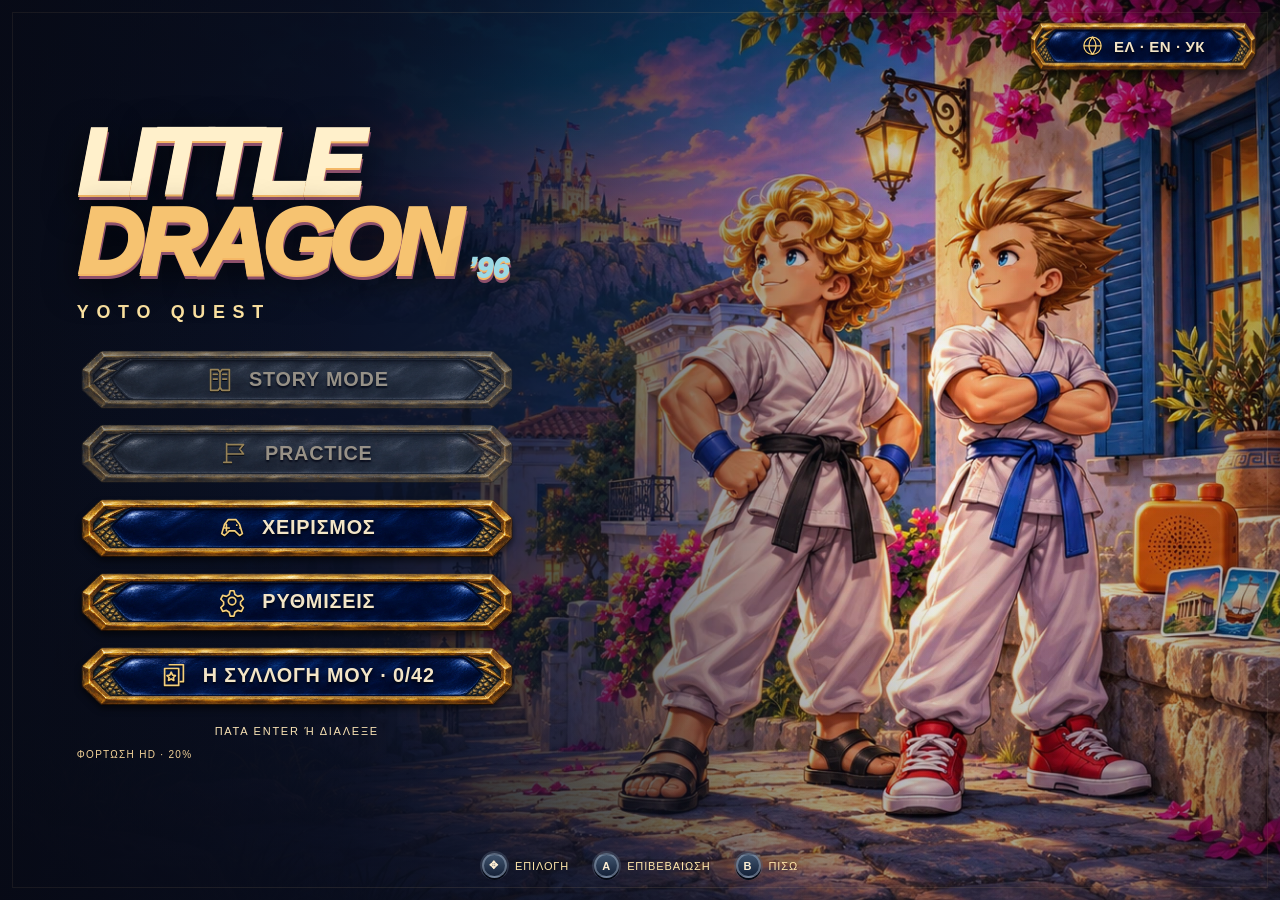
<file: index.html>
<!doctype html>
<html lang="el">
<head>
  <meta charset="utf-8">
  <meta name="viewport" content="width=device-width,initial-scale=1,maximum-scale=1,user-scalable=no,viewport-fit=cover">
  <title>Little Dragon ’96 · Yoto Quest — Arcade Living Story 2.21</title>
  <meta name="description" content="An illustrated arcade adventure for one or two players. Full controller support, HD environments and cinematic atmosphere.">
  <link rel="icon" type="image/png" sizes="32x32" href="assets/app-icon-32.png?v=2.21">
  <link rel="apple-touch-icon" sizes="180x180" href="assets/app-icon-180.png?v=2.21">
  <link rel="manifest" href="manifest.webmanifest?v=2.21">
  <meta name="theme-color" content="#101a2b">
  <meta name="apple-mobile-web-app-capable" content="yes">
  <meta name="mobile-web-app-capable" content="yes">
  <meta name="apple-mobile-web-app-title" content="Yoto Quest">
  <meta name="apple-mobile-web-app-status-bar-style" content="black-translucent">
  <link rel="stylesheet" href="game.css?v=2.21">
  <link rel="stylesheet" href="remaster.css?v=2.21">
  <link rel="stylesheet" href="character-select.css?v=2.21">
  <link rel="stylesheet" href="family-arcade.css?v=2.21">
  <link rel="stylesheet" href="arcade24.css?v=2.21">
  <link rel="stylesheet" href="play-modes.css?v=2.21">
<link rel="stylesheet" href="campaign.css?v=2.21">
<link rel="stylesheet" href="handheld.css?v=2.21">
<link rel="stylesheet" href="collection.css?v=2.21">
<link rel="stylesheet" href="collection-notices.css?v=2.21">
</head>
<body>
  <main id="game-shell">
    <div id="handheld-hardware" aria-hidden="true"><span class="handheld-brand">YOTO QUEST<small>DRAGON POCKET · 96</small></span><span class="handheld-bezel"></span><span class="handheld-deck-ring"></span><span class="handheld-power">POWER</span><span class="handheld-speaker"></span></div>
    <canvas id="game" width="1920" height="1080" aria-label="Little Dragon ’96 — πεδίο παιχνιδιού"></canvas>
    <button id="pause" class="utility" type="button" aria-label="Παύση" hidden>Ⅱ</button>
    <button id="enable-audio" type="button" hidden>ΕΝΕΡΓΟΠΟΙΗΣΗ ΗΧΟΥ</button>
    <div id="touch" hidden>
      <div class="direction">
        <button data-key="up" aria-label="Πάνω">▲</button>
        <button data-key="left" aria-label="Αριστερά">◀</button>
        <button data-key="down" aria-label="Κάτω">▼</button>
        <button data-key="right" aria-label="Δεξιά">▶</button>
      </div>
      <div class="actions">
        <button data-key="punch" aria-label="Γροθιά">👊</button>
        <button data-key="kick" aria-label="Κλωτσιά">🦶</button>
        <button data-key="block" aria-label="Άμυνα">🛡</button>
        <button data-key="jump" aria-label="Άλμα">↥</button>
        <button data-key="special" aria-label="Ενέργεια">✦</button>
        <button data-key="pickup" aria-label="Σήκωμα ή ρίψη αντικειμένου">↗</button>
        <button data-key="dodge" aria-label="Αποφυγή">↯</button>
      </div>
    </div>
    <section id="screen" aria-label="Μενού παιχνιδιού"><div id="panel"></div></section>
  </main>
  <script src="assets.js?v=2.21"></script>
<script src="world-assets.js?v=2.21"></script>
<script src="collection-meta.js?v=2.21"></script>
<script src="sprite-camera.js?v=2.21"></script>
<script src="game.js?v=2.21"></script>
<script src="remaster.js?v=2.21"></script>
<script src="touch-controls.js?v=2.21"></script>
<script src="difficulty.js?v=2.21"></script>
<script src="expansion-meta.js?v=2.21"></script>
<script src="expansion.js?v=2.21"></script>
<script src="character-select.js?v=2.21"></script>
<script src="game-surface.js?v=2.21"></script>
<script src="motion-meta.js?v=2.21"></script>
<script src="arcade-motion.js?v=2.21"></script>
<script src="town-meta.js?v=2.21"></script>
<script src="living-world.js?v=2.21"></script>
<script src="family-arcade.js?v=2.21"></script>
<script src="arcade24.js?v=2.21"></script>
<script src="director-meta.js?v=2.21"></script>
<script src="scene-layout.js?v=2.21"></script>
<script src="encounter-director.js?v=2.21"></script>
<script src="carry-meta.js?v=2.21"></script>
<script src="carry-motion.js?v=2.21"></script>
<script src="play-modes.js?v=2.21"></script>
<script src="campaign-data.js?v=2.21"></script>
<script src="campaign-meta.js?v=2.21"></script>
<script src="campaign-config.js?v=2.21"></script>
<script src="campaign-loader.js?v=2.21"></script>
<script src="campaign-flow.js?v=2.21"></script>
<script src="campaign-views.js?v=2.21"></script>
<script src="brawler-combat.js?v=2.21"></script>
<script src="campaign-scenes.js?v=2.21"></script>
<script src="brawler-air.js?v=2.21"></script>
<script src="brawler-shops.js?v=2.21"></script>
<script src="brawler-balance.js?v=2.21"></script>
<script src="brawler-grips.js?v=2.21"></script>
<script src="carry-settle.js?v=2.21"></script>
<script src="carry-actions.js?v=2.21"></script>
<script src="arcade-callouts.js?v=2.21"></script>
<script src="audio-continuity.js?v=2.21"></script>
<script src="boss-waves.js?v=2.21"></script>
<script src="dynamic-weather.js?v=2.21"></script>
<script src="regional-weather.js?v=2.21"></script>
<script src="arcade-destruction.js?v=2.21"></script>
<script src="arcade-bomber.js?v=2.21"></script>
<script src="environment-audio.js?v=2.21"></script>
<script src="enemy-reactions.js?v=2.21"></script>
<script src="collection-catalog.js?v=2.21"></script>
<script src="collection.js?v=2.21"></script>
<script src="collection-notices.js?v=2.21"></script>
<script src="surprise-events.js?v=2.21"></script>
<script src="locales.js?v=2.21"></script>
<script src="campaign-locales.js?v=2.21"></script>
<script src="localization.js?v=2.21"></script>
</body></html>
</file>
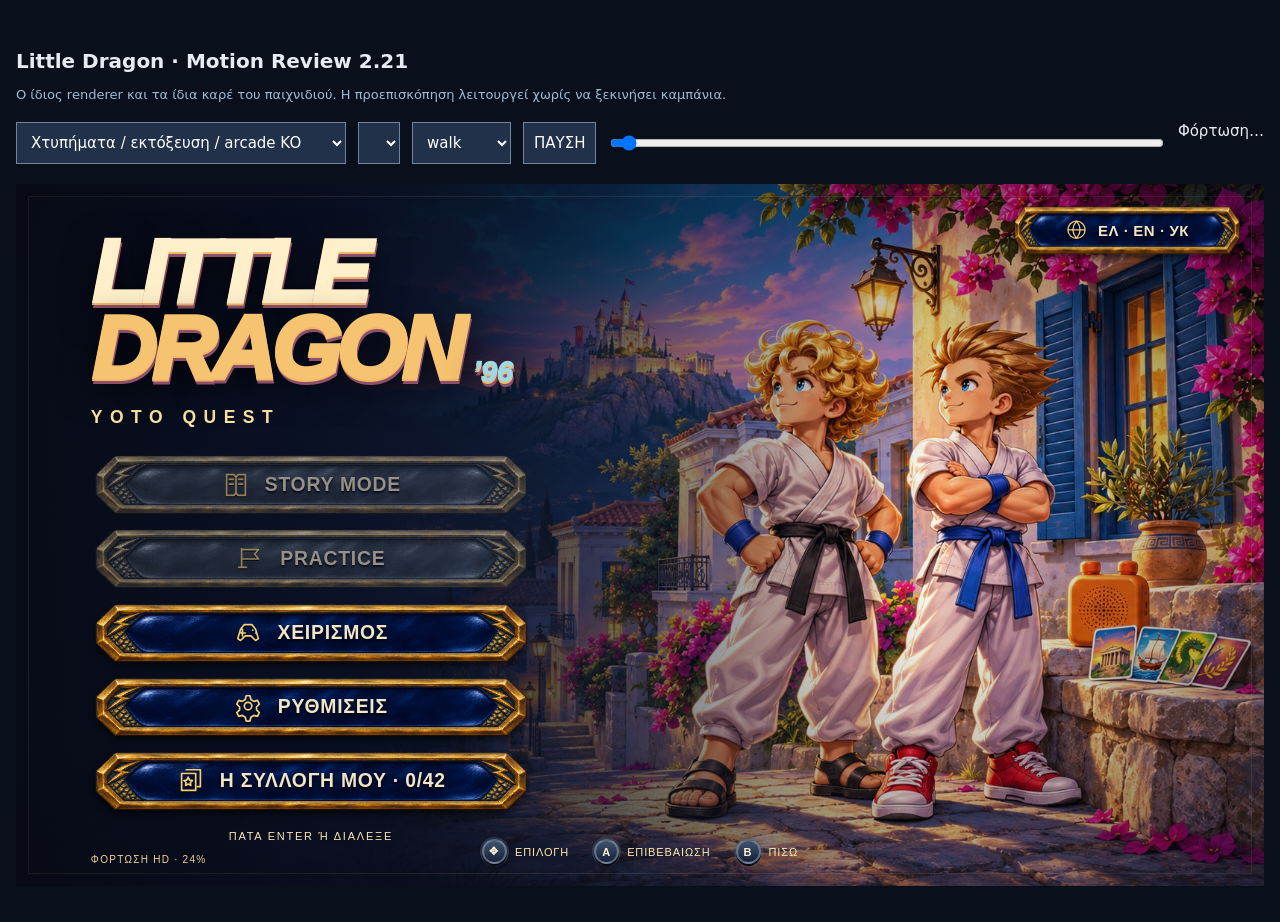
<file: motion-review.html>
<!doctype html><html lang="el"><meta charset="utf-8"><meta name="viewport" content="width=device-width,initial-scale=1"><title>Little Dragon · Motion Review 2.21</title><style>body{margin:0;background:#09101b;color:#e7ecf4;font:15px system-ui}main{max-width:1280px;margin:20px auto;padding:16px}h1{font-size:20px}nav{display:flex;gap:12px;flex-wrap:wrap;margin:20px 0}select,button,input{font:inherit;padding:10px;background:#203149;color:#fff;border:1px solid #71869e}iframe{display:block;width:100%;aspect-ratio:16/9;border:0;background:#111}input{flex:1;min-width:160px}p{color:#a3bad2;font-size:13px}</style><main><h1>Little Dragon · Motion Review 2.21</h1><p>Ο ίδιος renderer και τα ίδια καρέ του παιχνιδιού. Η προεπισκόπηση λειτουργεί χωρίς να ξεκινήσει καμπάνια.</p><nav><select id="kind" aria-label="Κατηγορία"><option value="reactions">Χτυπήματα / εκτόξευση / arcade KO</option><option value="destruction">Σπασίματα / εκρήξεις / βόμβες</option><option value="regions">Εξέλιξη καιρού στις πέντε πίστες</option><option value="weather">Φωτισμός ημέρας / νύχτας και ομίχλη</option><option value="ending">Έξι επίλογοι πιστών</option><option value="story">Cutscenes</option><option value="hero">Ήρωες: τρέξιμο / special</option><option value="clubactions">Ρόπαλο: χτύπημα / άλμα / προσγείωση</option><option value="loadactions">Φορτίο: ρίψη / άλμα / προσγείωση</option><option value="carryclub">Ρόπαλο: ξεκίνημα / σταμάτημα</option><option value="carryload">Φορτίο: ξεκίνημα / σταμάτημα</option><option value="club">Περπάτημα με ρόπαλο</option><option value="load">Μεταφορά αντικειμένου</option><option value="airclub">Εναέρια επίθεση με ρόπαλο</option><option value="airthrow">Εναέρια ρίψη αντικειμένου</option><option value="air">Εναέρια κλωτσιά</option><option value="crowd">Νέοι NPC</option><option value="powerup">Power-ups</option><option value="impact">Εφέ πρόσκρουσης</option><option value="foe">Εχθροί</option><option value="floor">Δάπεδα</option><option value="encounter">Νέες είσοδοι εχθρών</option><option value="layout">Χωροθέτηση αντικειμένων</option><option value="town">Ζωντανοί κόσμοι</option><option value="door">Πόρτες</option><option value="vendor">Πωλητές</option><option value="civilian">Περαστικοί</option></select><select id="asset" aria-label="Asset"></select><select id="act" aria-label="Κίνηση"><option>walk</option><option>idle</option><option>tell</option><option>attack</option><option>recover</option><option>hit</option><option>fall</option></select><button id="play">ΠΑΥΣΗ</button><input id="time" type="range" min="0" max="6" step="0.01" value="0" aria-label="Χρόνος"><output id="status">Φόρτωση…</output></nav><iframe id="preview" title="Production motion preview" src="index.html?review=2.21"></iframe></main><script src="motion-review.js?v=2.21"></script></html>
</file>
<file: game.css>
:root {
  color-scheme: dark;
  font-family: 'Trebuchet MS', Verdana, sans-serif;
  color: #fff3e0;
  background: #080713;
  --gold: #ffcf7c;
  --edge: #5e4960;
}
* { box-sizing: border-box; }
body { margin: 0; }
[hidden] { display: none !important; }
#game-shell { position: fixed; inset: 0; display: grid; place-items: center; }
#game {
  width: min(100vw, 177.7778dvh);
  height: min(100dvh, 56.25vw);
  image-rendering: pixelated;
  background: #151329;
  box-shadow: 0 0 65px #000;
}
#screen {
  position: absolute;
  inset: 0;
  display: grid;
  align-items: safe center;
  justify-items: center;
  overflow: auto;
  padding: clamp(12px, 2vw, 32px);
  background: radial-gradient(ellipse at 50% 60%, #22153955, #090715e8);
}
#screen[data-page="home"] {
  background: linear-gradient(90deg, #100b1ce8, #100b1c30 64%, #0c081944), var(--scene) center / cover;
  justify-items: start;
}
#panel {
  width: min(100%, 960px);
  text-align: center;
}
#screen[data-page="home"] #panel {
  width: min(620px, 100%);
  padding: clamp(18px, 5vw, 80px);
  padding-right: 14px;
  text-align: left;
}
#screen[data-page="home"] .menu-links { justify-content: flex-start; }
h1, h2, p { margin: 0; }
h1, h2 { line-height: .96; }
.logo {
  font-size: clamp(46px, 8vw, 128px);
  font-style: italic;
  font-weight: 1000;
  letter-spacing: -.065em;
  color: var(--gold);
  text-shadow: 0 3px #ff8956, 4px 7px #a03f55, 7px 10px #22142c, 0 8px 22px #100714;
}
.subtitle {
  margin: 17px 0 26px;
  font-size: clamp(17px, 3vw, 35px);
  font-weight: 900;
  letter-spacing: .30em;
  color: #ffeede;
  text-shadow: 2px 4px #21182b;
}
.menu-links { display: flex; flex-wrap: wrap; justify-content: center; gap: 8px; }
button {
  font-family: inherit;
  font-weight: 800;
  font-size: 13px;
  line-height: 1.2;
  letter-spacing: .045em;
  cursor: pointer;
  padding: 11px 17px;
  color: #fff3e0;
  border: 1px solid #8b7696;
  border-radius: 3px;
  background: #251f37e8;
  box-shadow: 0 3px #0d0c19;
}
button.primary { border-color: #ffe0a0; color: #231326; background: #ffc977; box-shadow: 0 3px #a64d4b; }
button:hover { filter: brightness(1.18); }
button:focus-visible { outline: 2px solid #a4efed; outline-offset: 3px; }
.menu-main { display: grid; gap: 10px; margin: 0 0 15px; width: min(245px, 100%); }
.menu-main button { padding: 16px 18px; font-size: 16px; text-align: left; }
.frame {
  background: #1a1528f4;
  border: 1px solid var(--edge);
  border-top: 3px solid var(--gold);
  box-shadow: 0 15px 60px #000b;
  overflow: hidden;
}
.comic {
  display: grid;
  grid-template-rows: auto auto;
  width: min(100%, 960px, 139dvh);
  margin: auto;
  text-align: left;
}
.comic-art { position: relative; overflow: hidden; isolation: isolate; background: #171325; }
.comic img {
  display: block;
  width: 100%;
  height: min(56dvh, 520px);
  object-fit: cover;
  object-position: var(--scene-x, 50%) var(--scene-y, 46%);
  transform-origin: var(--scene-x, 50%) var(--scene-y, 46%);
}
.comic-light, .comic-motes, .comic-wipe { display: none; }
.comic-copy { padding: 14px clamp(14px, 3vw, 30px) 18px; }
.comic-copy h2 { margin: 5px 0 8px; font-size: clamp(17px, 3.7vw, 32px); color: var(--gold); }
.comic-copy p { font-size: clamp(13px, 2.6vw, 17px); line-height: 1.35; }
.comic-nav { margin-top: 12px; display: flex; align-items: center; justify-content: space-between; gap: 12px; }
.muted { color: #d4bdd3; font-size: 12px; }
.card { width: min(560px, 100%); margin: auto; padding: clamp(18px, 5vw, 44px); }
.card h2 { color: var(--gold); margin: 8px 0 14px; font-size: clamp(21px, 5vw, 40px); }
.card .menu-links { margin-top: 21px; }
.card p { line-height: 1.5; }
.hero-select { color: #b4eef9; }
.controls { width: 100%; text-align: center; border-collapse: collapse; margin-top: 12px; font-size: 13px; }
.controls th, .controls td { padding: 5px; border-bottom: 1px solid #433447; }
.controls th:first-child { text-align: left; }
.utility { position: absolute; z-index: 1; right: 10px; bottom: 10px; padding: 6px 10px; background: #110e1cc9; }
#enable-audio { position: absolute; z-index: 3; top: 9px; right: 9px; font-size: 11px; padding: 7px 10px; }
@media (prefers-reduced-motion: no-preference) {
  .cinematic { --glow: #ffad54; --mote: #ffe0a2; --pan: 1.095; --drift: -9px; --light: 69% 60%; }
  .cinematic[data-scene="moon"] { --glow: #8f9cff; --mote: #c0d1ff; --pan: 1.07; --drift: 15px; --light: 29% 11%; }
  .cinematic[data-scene="clue"] { --glow: #ffd398; --mote: #fff0c1; --pan: 1.14; --drift: -11px; --light: 55% 77%; }
  .cinematic[data-scene="petals"] { --glow: #ff929c; --mote: #ffa6bc; --pan: 1.075; --drift: 18px; --light: 32% 20%; }
  .cinematic[data-scene="gold"] { --glow: #ffd259; --mote: #ffe595; --pan: 1.085; --drift: -8px; --light: 50% 68%; }
  .cinematic img { animation: scene-push 9s cubic-bezier(.2,.65,.3,1) both; }
  .cinematic .comic-light, .cinematic .comic-motes, .cinematic .comic-wipe {
    display: block;
    position: absolute;
    inset: 0;
    pointer-events: none;
  }
  .cinematic .comic-light {
    background: radial-gradient(ellipse at var(--light), var(--glow), transparent 59%),
      linear-gradient(150deg, transparent 40%, var(--glow));
    mix-blend-mode: screen;
    animation: scene-light 7s 2 alternate both;
  }
  .cinematic .comic-motes i {
    position: absolute;
    top: var(--y);
    left: var(--x);
    width: var(--s);
    height: var(--s);
    background: var(--mote);
    box-shadow: 0 0 8px currentColor;
    opacity: 0;
    animation: scene-mote var(--duration) var(--delay) ease-in-out 3;
  }
  .cinematic[data-scene="petals"] .comic-motes i { border-radius: 65% 10% 65% 30%; }
  .cinematic[data-scene="gold"] .comic-motes i:nth-child(3n) { transform-origin: center; clip-path: polygon(50% 0, 63% 37%, 100% 50%, 63% 63%, 50% 100%, 37% 63%, 0 50%, 37% 37%); }
  .cinematic .comic-wipe {
    background: linear-gradient(132deg, #161023 60%, #271b40 75%, transparent 90%);
    transform-origin: top left;
    animation: scene-open 550ms cubic-bezier(.12,.65,.35,1) both;
  }
  .cinematic .comic-copy { animation: scene-caption 480ms 130ms ease-out backwards; }
  @keyframes scene-push {
    from { transform: scale(1.018); }
    to { transform: translateX(var(--drift)) scale(var(--pan)); }
  }
  @keyframes scene-light { from { opacity: .075; } to { opacity: .19; } }
  @keyframes scene-open { from { transform: translateX(0); } to { transform: translateX(110%); } }
  @keyframes scene-caption { from { opacity: 0; transform: translateY(7px); } to { opacity: 1; transform: translateY(0); } }
  @keyframes scene-mote {
    0% { opacity: 0; transform: translate(0, 9px) rotate(0); }
    45% { opacity: .69; }
    100% { opacity: 0; transform: translate(calc(var(--drift) * 3), -55px) rotate(130deg); }
  }
}
#touch { position: absolute; inset: auto 8px 7px; justify-content: space-between; align-items: end; display: none; pointer-events: none; }
#touch button { pointer-events: auto; padding: 0; min-width: 32px; min-height: 34px; touch-action: none; }
#touch .direction { display: grid; grid-template: auto auto / repeat(3, 1fr); gap: 2px; }
#touch .direction button:first-child { grid-column: 2; }
#touch .direction button:nth-child(2) { grid-area: 2 / 1; }
@media (pointer: coarse) {
  #touch { display: flex; }
  .utility { bottom: 82px; }
}
@media (max-width: 650px) {
  #screen[data-page="home"] { background-position: 45% center; }
  .comic img { height: min(46dvh, 60vw); }
}
</file>
<file: remaster.css>
/* Console presentation: theatrical screens, deliberate focus, no website card grid. */
:root{--gold:#f9d08c;--mint:#a3ece6;--safe-top:env(safe-area-inset-top,0px);--safe-bottom:env(safe-area-inset-bottom,0px);font-family:'Trebuchet MS',Verdana,sans-serif}
html,body{width:100%;height:100%;overflow:hidden;overscroll-behavior:none;touch-action:manipulation}
#game{image-rendering:auto;box-shadow:none}
#game-shell{background:#070a16}
#screen{isolation:isolate;padding:clamp(20px,4vw,65px);padding-bottom:calc(66px + var(--safe-bottom));overflow:hidden;background:radial-gradient(ellipse at 76% 30%,#483d5a88,transparent 65%),linear-gradient(105deg,#080d1cf5,#141b30e8)}
#screen::before{content:'';position:absolute;inset:12px;pointer-events:none;z-index:-1;border:1px solid #f4d39927;clip-path:polygon(0 0,100% 0,100% 100%,0 100%)}
#screen::after{content:'';position:absolute;inset:0;z-index:-1;pointer-events:none;background:radial-gradient(ellipse at center,transparent 35%,#07081390)}
#panel{max-height:100%;overflow-y:auto;overscroll-behavior:contain;scrollbar-width:thin;scrollbar-color:#8f7b6260 transparent;width:min(1100px,100%);text-align:left;padding:5px 8px}
#screen[data-page="home"]{background:linear-gradient(90deg,#080d1afc 0%,#0a1024ed 27%,#0d1326a0 48%,#16162b08 73%),var(--scene) 67% center/cover;align-items:center}
#screen[data-page="home"] #panel{padding:0 0 0 clamp(5px,3vw,50px);width:min(640px,57%);overflow:visible}
.edition-mark,.eyebrow{display:block;color:#bfc2d2;font-size:11px;font-weight:800;letter-spacing:.24em;margin-bottom:20px}
.logo{position:relative;font-size:clamp(43px,6.2vw,92px);line-height:.85;letter-spacing:-.055em;text-shadow:0 2px #f4b766,1px 5px #8d506b,0 10px 35px #000b;font-style:italic;color:#fff0cb}
.logo span{color:#f6c371}.logo em{font-size:.32em;letter-spacing:0;position:absolute;bottom:2px;margin-left:12px;color:#9cd9e5}
.subtitle{font-size:clamp(13px,1.4vw,20px);margin:22px 0 28px;letter-spacing:.43em;font-weight:800;color:#d8dbdf;text-shadow:none}
button{font:inherit;letter-spacing:inherit;border:0;border-radius:0;background:transparent;color:inherit;box-shadow:none;transition:color .12s,background .12s,transform .12s;touch-action:manipulation}
button.primary{background:transparent;color:var(--gold);border:0;box-shadow:none}
button:hover{filter:none;color:var(--gold)}
button:focus,button:focus-visible{outline:2px solid #f5d594;outline-offset:3px;background:#ffd38a17;color:#fff1cc}
.console-menu{display:grid;gap:3px;width:min(370px,100%)}
.console-menu button{position:relative;display:flex;align-items:center;gap:17px;min-height:61px;padding:9px 16px;text-align:left;border-left:2px solid transparent;outline:none}
.console-menu button b{display:block;font-size:clamp(16px,1.6vw,21px);letter-spacing:.04em}
.console-menu button small{display:block;color:#a4adc1;font-size:12px;margin-top:4px;font-weight:500}
.console-menu button .menu-arrow{font-size:9px;opacity:0;transform:translateX(-8px);color:var(--gold);transition:.15s}
.console-menu button:focus,.console-menu button:hover{border-left-color:var(--gold);background:linear-gradient(90deg,#edc88525,transparent);transform:translateX(5px)}
.console-menu button:focus .menu-arrow,.console-menu button:hover .menu-arrow{opacity:1;transform:none}
.title-note{display:block;margin-top:23px;font-size:10px;letter-spacing:.16em;color:#9ca5bc}
#hd-loading{display:block;margin-top:12px;font-size:10px;color:#f3d399;letter-spacing:.13em}button:disabled{opacity:.4;cursor:wait}
.console-hints{position:absolute;display:flex;align-items:center;gap:25px;bottom:calc(22px + var(--safe-bottom));left:clamp(30px,6vw,100px);right:25px;font-size:10px;letter-spacing:.08em;color:#bdc5d8;pointer-events:none}
.console-hints span{display:flex;align-items:center;gap:8px}.console-hints i{font-style:normal;display:inline-grid;place-items:center;border:1px solid #b1bed16e;border-radius:50%;min-width:22px;height:22px;padding:0 5px;color:#fff0d4;font-weight:800}
.console-settings,.console-guide{width:min(850px,100%);margin:auto}.console-settings header{display:flex;justify-content:space-between;align-items:baseline;gap:20px;border-bottom:1px solid #e6c79035;padding-bottom:16px}.console-settings header .eyebrow{margin:0;font-size:10px}.console-settings h2,.console-guide h2{font-size:clamp(24px,3.5vw,43px);font-weight:800;letter-spacing:.03em;color:#fff0cc}
.settings-tabs{display:flex;margin:20px 0 18px;border-bottom:1px solid #aeb8d025;gap:20px}.settings-tabs button{padding:10px 5px 14px;font-size:12px;letter-spacing:.10em;font-weight:800;border-bottom:2px solid transparent;color:#9fa9be}.settings-tabs button.active{color:var(--gold);border-bottom-color:var(--gold)}
.setting-list{display:grid;gap:4px}.setting-row{display:flex;align-items:center;justify-content:space-between;gap:20px;width:100%;min-height:61px;padding:11px 15px;border-bottom:1px solid #8f9bb91b;text-align:left}.setting-row b{font-size:13px;letter-spacing:.04em}.setting-row small{display:block;color:#a2aec5;font-size:11px;margin-top:4px}.setting-row strong{white-space:nowrap;color:var(--gold);font-size:13px}.setting-row i{font-style:normal;color:#94a2b9;padding:0 10px}
.setting-row:focus{outline-offset:-2px}.back-command{margin-top:20px;font-size:12px;letter-spacing:.09em;min-height:44px;padding:10px 15px;color:var(--gold)}
#pad-status{font-size:11px;color:#9dafc0;margin-top:15px;min-height:16px}
.frame{background:transparent;border:0;box-shadow:none;overflow:visible}.card{width:min(660px,100%);padding:30px 15px;text-align:center}.card h2{font-size:clamp(34px,5vw,60px);color:#ffe7ac;letter-spacing:.02em;margin:14px 0 23px}.card p{color:#b5c1d6;font-size:16px}.card .menu-links{display:grid;width:min(320px,100%);margin:30px auto 0;gap:8px}.card button{padding:13px 20px;font-weight:800;font-size:15px;letter-spacing:.05em;border-left:2px solid #aab8d226}.card button:focus{border-left-color:var(--gold)}
#screen[data-page="intro"],#screen[data-page="ending"]{padding:0;padding-bottom:0;background:#05070d}
#screen[data-page="intro"] #panel,#screen[data-page="ending"] #panel{width:100%;height:100%;max-height:none;overflow:hidden;padding:0}
.comic{display:block;position:relative;isolation:isolate;width:100%;height:100%;margin:0}.comic-art{position:absolute;inset:0}.comic img{width:100%;height:100%;object-fit:cover}.comic-copy{position:absolute;bottom:0;left:0;right:0;padding:70px clamp(24px,7vw,110px) calc(28px + var(--safe-bottom));background:linear-gradient(transparent,#060b1beb 38%,#060a16);text-align:left}.comic-copy h2{font-size:clamp(22px,3vw,38px);letter-spacing:.03em;margin:0 0 12px}.comic-copy p{font-size:clamp(14px,1.5vw,21px);line-height:1.5;max-width:900px}.comic-nav{margin-top:19px}.comic-nav button{font-size:13px;letter-spacing:.09em;padding:12px 22px;border-bottom:1px solid #f4cd8355}.comic-nav .muted{font-size:11px;letter-spacing:.15em}
#screen[data-page="intro"] .console-hints,#screen[data-page="ending"] .console-hints{display:none}
.guide-grid{display:grid;grid-template-columns:1fr 1fr;gap:35px;align-items:center;margin:28px 0}.guide-lines{display:grid;grid-template-columns:1fr 1fr;gap:16px}.guide-lines p{font-size:12px;line-height:1.4;color:#afbbce}.guide-lines b{display:block;color:#ffe3a2;font-size:11px;margin-bottom:4px}.keyboard-guide{font-size:12px;color:#b2bed0;line-height:1.7}
.controller-diagram{position:relative;width:280px;height:140px;margin:auto;border:2px solid #9ba9bd;border-radius:60px 60px 45px 45px;background:linear-gradient(130deg,#333f53,#182033)}.pad-wing{position:absolute;bottom:-19px;width:67px;height:86px;background:#222d41;border:2px solid #9ba9bd;border-top:0;border-radius:0 0 38px 28px}.pad-wing.left{left:-2px;transform:rotate(12deg)}.pad-wing.right{right:-2px;transform:rotate(-12deg)}.pad-cross{position:absolute;left:32px;top:25px;font-size:40px;color:#f3d19d}.pad-stick{position:absolute;left:108px;top:68px;font-size:32px;color:#7688a1}.pad-face{position:absolute;right:18px;top:14px;width:91px;height:82px}.pad-face i{position:absolute;font-style:normal;font-size:10px;color:#efddbf}.pad-face i:nth-child(1){top:0;left:30px}.pad-face i:nth-child(2){top:28px;left:0}.pad-face i:nth-child(3){top:28px;right:0}.pad-face i:nth-child(4){bottom:0;left:30px}
.touch-guide{font-size:12px;line-height:1.6;color:#b6c5d6;margin:12px 0}.touch-guide b{color:#f3d19d}
.utility{border:1px solid #f8d69066;border-radius:50%;width:44px;height:44px;bottom:auto;top:calc(45px + var(--safe-top));right:calc(14px + env(safe-area-inset-right,0px));background:#111c30a6;z-index:4;backdrop-filter:blur(8px)}
#enable-audio{display:none!important}.high-contrast button:focus{outline:3px solid #fff;background:#353f58}.calm *{animation:none!important;transition:none!important}
.asset-error{position:absolute;bottom:10px;left:20px;background:#301b2c;padding:14px}
/* Thumb reach zones, not a miniature keyboard. */
#touch{inset:0;z-index:3;pointer-events:none;align-items:initial;justify-content:initial}
#stick-zone{position:absolute;left:env(safe-area-inset-left,0px);bottom:var(--safe-bottom);width:min(43vw,310px);height:min(48vh,215px);pointer-events:auto;touch-action:none;user-select:none}
#stick-base{position:absolute;left:calc(50% - 53px);top:calc(50% - 53px);width:106px;height:106px;border:1px solid #e4eafb40;border-radius:50%;background:radial-gradient(circle,#b9cbf00b,#1b26394d);box-shadow:inset 0 0 24px #0003;opacity:.58;pointer-events:none}
#stick-base.engaged{opacity:1;border-color:#ffdda777}.stick-rings{position:absolute;inset:17px;border:1px solid #e7ebff25;border-radius:50%}#stick-knob{position:absolute;width:45px;height:45px;left:29.5px;top:29.5px;border-radius:50%;background:linear-gradient(135deg,#d3dbed77,#7184a64d);border:1px solid #f6e5c99c;box-shadow:0 3px 13px #0005}.stick-caption{position:absolute;left:0;right:0;bottom:7px;text-align:center;font-size:8px;letter-spacing:.18em;color:#dde7fa60;pointer-events:none}
.touch-cluster{position:absolute;bottom:calc(12px + var(--safe-bottom));right:calc(17px + env(safe-area-inset-right,0px));width:236px;height:166px;pointer-events:none}
#touch .action-disc{position:absolute;display:flex;align-items:center;justify-content:center;flex-direction:column;gap:2px;min-width:48px;min-height:48px;padding:5px;width:54px;height:54px;border-radius:50%;border:1px solid #d6e0f46b;background:radial-gradient(circle at 35% 25%,#63768b70,#131e32a3);color:#e7ecf8;box-shadow:0 3px 13px #0004,inset 0 0 10px #ffffff09;pointer-events:auto;touch-action:none;user-select:none;outline-offset:2px}
#touch .action-disc svg{width:25px;height:25px}#touch .action-disc small{font-size:6px;letter-spacing:.04em;font-weight:800}#touch .action-disc.attack{width:72px;height:72px;right:65px;bottom:3px;border-color:#ffd591a3;background:radial-gradient(circle at 35% 25%,#e1b26b8c,#77574482);color:#fff0ca}#touch .action-disc.attack svg{width:32px;height:32px}
#touch .action-disc.jump{right:0;bottom:35px}#touch .action-disc.block{right:5px;bottom:104px}#touch .action-disc.special{right:75px;bottom:95px;color:#aff3f3;border-color:#86ddde8c}#touch .action-disc.dodge{right:148px;bottom:57px;width:54px;height:54px}#touch .action-disc.pickup{right:148px;bottom:116px;color:#ffe7a8;border-color:#e6cc86b0}
#touch .action-disc.pressed{background:#f3ca9199;transform:scale(.93);border-color:#fff3d0;box-shadow:0 0 20px #ffc97730}.touch-onboarding{position:absolute;left:50%;top:40%;transform:translate(-50%,-50%);max-width:85%;width:max-content;padding:12px 18px;border-radius:20px;background:#0e192be8;border:1px solid #c9ddff40;font-size:12px;color:#e2ecff;pointer-events:none;text-align:center}
@media(pointer:coarse){#touch:not([hidden]){display:block}.utility{width:44px;height:44px;bottom:auto;top:calc(39px + var(--safe-top))}.console-hints{display:none}#screen{padding-bottom:calc(25px + var(--safe-bottom))}}
@media(pointer:coarse) and (orientation:portrait){.touch-game #game{align-self:start;margin-top:calc((100dvh - 56.25vw)*.24)}.touch-game #game-shell{background:radial-gradient(ellipse at 50% 65%,#1c2940,#070b16 65%)}#stick-zone{width:46vw;height:220px;bottom:calc(65px + var(--safe-bottom))}.touch-cluster{transform:scale(.89);transform-origin:bottom right;bottom:calc(95px + var(--safe-bottom));right:12px;width:224px}.touch-game .utility{top:calc(14px + var(--safe-top))}.touch-onboarding{top:62%;font-size:11px;max-width:94%}}
@media(pointer:coarse) and (max-height:430px){#stick-zone{height:170px;width:32vw}.touch-cluster{transform:scale(.90);transform-origin:bottom right;bottom:calc(7px + var(--safe-bottom))}.stick-caption{bottom:3px}}
.left-handed #stick-zone{left:auto;right:env(safe-area-inset-right,0px)}.left-handed .touch-cluster{right:auto;left:calc(17px + env(safe-area-inset-left,0px));transform-origin:bottom left}
@media(pointer:coarse) and (orientation:portrait){.comic-art{padding-top:12dvh;display:block}.comic img{width:100%;height:auto;aspect-ratio:16/9;object-fit:contain;object-position:center;animation:none}.comic-copy{bottom:6dvh;padding-top:35px}.comic-nav button{min-height:48px}}
.difficulty-screen{width:min(1040px,100%);margin:auto;text-align:center}.difficulty-screen .eyebrow{margin-bottom:15px}.difficulty-screen h2{color:#ffe4aa;font-size:clamp(25px,4vw,48px);letter-spacing:.02em}.difficulty-intro{font-size:14px;color:#b6c5d7;margin-top:15px}.difficulty-options{display:grid;grid-template-columns:repeat(3,1fr);gap:20px;margin-top:32px}.difficulty-choice{position:relative;display:flex;flex-direction:column;align-items:center;justify-content:center;gap:12px;min-height:240px;padding:25px 20px;border-top:1px solid #a5bbd14a;border-bottom:1px solid #a5bbd14a;background:linear-gradient(0deg,#111d3220,#1d2b4330);text-align:center}.difficulty-mark{font-size:37px;font-family:Georgia,serif;color:#a3bacb;letter-spacing:.1em}.difficulty-choice b{font-size:20px;letter-spacing:.06em;color:#f0e4c8}.difficulty-choice strong{font-size:12px;color:#b9cbd7}.difficulty-choice>span:last-child{font-size:12px;line-height:1.6;color:#95a9be;max-width:250px}.difficulty-choice:focus,.difficulty-choice:hover{background:linear-gradient(0deg,#f4c67910,#f4c67920);border-color:#f8d18b;outline:2px solid #f8d18b}.difficulty-choice:focus .difficulty-mark{color:#f8d18b}.difficulty-choice.selected::after{content:'ΤΕΛΕΥΤΑΙΑ ΕΠΙΛΟΓΗ';position:absolute;top:8px;font-size:8px;letter-spacing:.12em;color:#ddc99e}
@media(max-height:550px) and (min-width:700px){.difficulty-options{margin-top:17px;gap:14px}.difficulty-choice{min-height:170px;padding:18px 13px;gap:7px}.difficulty-mark{font-size:27px}.difficulty-choice b{font-size:17px}.difficulty-choice>span:last-child{font-size:10px}.difficulty-intro{margin-top:10px;font-size:12px}.difficulty-screen .eyebrow{margin-bottom:10px;font-size:9px}}
@media(max-width:699px){.difficulty-options{grid-template-columns:1fr;gap:10px;margin-top:22px}.difficulty-choice{display:grid;grid-template-columns:46px 1fr;min-height:106px;gap:4px 12px;padding:15px;text-align:left;align-items:center}.difficulty-mark{grid-row:1/4;align-self:center;font-size:29px}.difficulty-choice b{font-size:17px}.difficulty-choice strong{font-size:10px}.difficulty-choice>span:last-child{font-size:10px;max-width:none;line-height:1.4}.difficulty-choice.selected::after{top:5px;right:9px;font-size:7px}.difficulty-intro{font-size:12px;line-height:1.6}.difficulty-screen h2{font-size:26px}}
.story-canvas{display:block;width:100%;height:100%;object-fit:cover}.comic-nav .comic-skip{font-size:10px;color:#bec5d6;padding:12px;min-height:44px}.comic-nav{flex-wrap:wrap}.difficulty-choice.selected::after{content:'ΠΡΟΕΠΙΛΟΓΗ'}
@media(pointer:coarse) and (orientation:portrait){.story-canvas{width:100%;height:auto;aspect-ratio:16/9;object-fit:contain}#screen[data-page="home"]{background-color:#080f20;background-image:linear-gradient(0deg,#080f20 25%,#080f20e0 48%,#080f2000 78%),var(--scene);background-size:100% 100%,auto 48dvh;background-position:center,70% top;background-repeat:no-repeat}}
@media(max-height:650px) and (min-width:700px){#screen{padding:18px 40px 47px}.edition-mark{margin-bottom:12px;font-size:9px}.logo{font-size:57px}.subtitle{margin:14px 0 15px}.console-menu button{min-height:44px;padding:6px 12px}.console-menu button b{font-size:15px}.console-menu button small{font-size:10px}.title-note{margin-top:15px}.console-hints{bottom:12px}.setting-row{min-height:47px;padding:7px 12px}.settings-tabs{margin:10px 0}.console-settings h2{font-size:26px}.guide-grid{margin:18px 0;gap:20px}.guide-lines{gap:9px}.controller-diagram{transform:scale(.8)}.back-command{margin-top:8px}.card{padding:10px}.card h2{font-size:36px}}
@media(max-width:699px){#screen{padding:calc(23px + var(--safe-top)) 18px calc(64px + var(--safe-bottom))}#screen[data-page="home"]{background-position:64% center;background-image:linear-gradient(0deg,#080f20ff 5%,#080f20e0 45%,#080e2080 76%),var(--scene);align-items:end}#screen[data-page="home"] #panel{width:100%;padding:0 9px}.edition-mark{font-size:8px;margin-bottom:15px}.logo{font-size:58px}.subtitle{font-size:13px;margin:18px 0 20px}.console-menu{width:100%}.console-menu button{min-height:55px}.console-menu button b{font-size:17px}.title-note{font-size:8px;margin-top:18px}.console-hints{left:25px;gap:14px;bottom:calc(18px + var(--safe-bottom));font-size:8px}.console-hints i{height:20px;min-width:20px}.console-hints span:last-child{display:none}.console-settings header{display:block}.console-settings header .eyebrow{margin-bottom:10px}.settings-tabs{gap:7px;justify-content:space-between}.settings-tabs button{font-size:9px;min-height:44px}.setting-row{min-height:70px;gap:8px;padding:10px 7px}.setting-row b{font-size:11px}.setting-row small{font-size:10px;max-width:165px}.setting-row strong{font-size:10px}.setting-row i{padding:0 3px}.guide-grid{grid-template-columns:1fr;margin:20px 0;gap:28px}.controller-diagram{transform:scale(.82);margin-bottom:-10px}.guide-lines{gap:13px}.keyboard-guide{font-size:10px}.comic-copy{padding:65px 22px calc(23px + var(--safe-bottom))}.comic-copy h2{font-size:21px}.comic-copy p{font-size:14px}.comic img{height:100%;object-position:var(--scene-x) 35%}.comic-nav button{padding:13px;font-size:11px}.card p{font-size:14px}}
</file>
<file: character-select.css>
#screen[data-page="characters"]{background:radial-gradient(ellipse at 50% 65%,#29485b55,transparent 65%),repeating-linear-gradient(135deg,#111c2a 0 2px,#0b1422 2px 9px);--seat-color:#86eaff}
.character-screen{width:min(100%,940px);margin:auto;text-align:center}.character-screen h2{font-size:clamp(28px,3.6vw,48px);font-style:italic;color:var(--seat-color);text-shadow:3px 3px #152b40}.character-screen h2 em{display:block;font-size:.43em;letter-spacing:.16em;color:#fff0ce;margin-top:12px;font-style:normal}.character-status{font-size:12px;color:#c3d5e1;min-height:20px;margin-top:20px;letter-spacing:.04em}
.hero-options{display:grid;grid-template-columns:1fr 1fr;gap:24px;max-width:750px;margin:24px auto 0}.hero-choice{position:relative;display:flex;flex-direction:column;align-items:center;isolation:isolate;border:2px solid #7895ab55;background:linear-gradient(150deg,#26425888,#101e32);padding:0;overflow:hidden;min-height:350px;transition:border-color .15s,box-shadow .15s}.hero-choice::before{content:'';position:absolute;inset:0;background:radial-gradient(ellipse at 50% 40%,#b8e7ff22,transparent 70%);z-index:-1}.hero-choice canvas{display:block;width:100%;height:clamp(210px,32dvh,355px);object-fit:contain;filter:drop-shadow(2px 0 0 #a1d3df77) drop-shadow(-2px 0 0 #a1d3df77)}.hero-choice:focus,.hero-choice:hover{outline:2px solid var(--seat-color);outline-offset:5px;border-color:var(--seat-color);box-shadow:0 0 35px #a0e5ff25;background:linear-gradient(150deg,#315f72,#13263c)}.hero-choice:focus canvas,.hero-choice:hover canvas{filter:drop-shadow(3px 0 0 var(--seat-color)) drop-shadow(-3px 0 0 var(--seat-color)) drop-shadow(0 0 12px #b1edff55)}.hero-name{display:block;width:100%;padding:15px 10px 11px;background:#0c1527cc;border-top:1px solid #b8ddf344}.hero-name b{display:block;font-size:25px;letter-spacing:.08em;color:#fff2cc}.hero-name small{display:block;margin-top:7px;font-size:11px;color:#b8c5d6;font-weight:500}.hero-seat{position:absolute;left:16px;top:14px;font-size:25px;font-style:italic;font-weight:900;color:var(--seat-color);z-index:1;text-shadow:2px 2px #0c1b2e}.hero-confirm{display:block;font-size:10px;letter-spacing:.18em;padding:12px;color:var(--seat-color);opacity:.4}.hero-choice:focus .hero-confirm{opacity:1}.hero-locked{animation:hero-lock .36s steps(1,end) 2!important}.hero-locked .hero-confirm{opacity:1}.hero-locked .hero-confirm::before{content:var(--hero-ready-text,'ΕΤΟΙΜΟΣ! · ')}
@keyframes hero-lock{0%,100%{background:#fff0c3;border-color:#fff8de;box-shadow:0 0 50px #fff0b780}50%{background:#173b53;border-color:var(--seat-color);box-shadow:0 0 25px #8be5ff55}}
#game-shell,#game-shell *{-webkit-user-select:none;user-select:none;-webkit-touch-callout:none;-webkit-tap-highlight-color:transparent}#game-shell img,#game-shell canvas{-webkit-user-drag:none}#game-shell{width:var(--game-viewport-width,100vw);height:var(--game-viewport-height,100dvh)}#game{width:min(100vw,calc(var(--game-viewport-height,100dvh)*16/9));height:min(var(--game-viewport-height,100dvh),56.25vw)}.viewport-changing #game-shell *,.viewport-changing #game-shell *::before,.viewport-changing #game-shell *::after{transition:none!important}
@media(pointer:coarse) and (orientation:portrait){#screen[data-page="home"]{background-size:100% 100%,auto 48dvh;background-position:center,75% top;background-repeat:no-repeat}.touch-game #game{margin-top:calc((var(--game-viewport-height,100dvh) - 56.25vw)*.24)}}
.calm .hero-locked{animation:none!important;outline:4px solid #fff1b0;outline-offset:5px}
.arcade-story-hint{display:flex;justify-content:space-between;gap:25px;margin-top:24px;padding-top:12px;border-top:1px solid #fff1cf33;color:#c8d4df;font-size:10px;letter-spacing:.13em;animation:story-hint 2.4s ease-in-out infinite}.comic{cursor:pointer}.arcade-story-hint span{color:#ffe2a3}@keyframes story-hint{50%{opacity:.55}}
.title-ambient{position:absolute;inset:0;width:100%;height:100%;pointer-events:none;z-index:0}#screen[data-page="home"] #panel{position:relative;z-index:1}
@media(max-width:699px){.hero-options{gap:12px;margin-top:18px}.hero-choice{min-height:260px}.hero-choice canvas{height:220px}.hero-name{padding:13px 4px}.hero-name b{font-size:18px}.hero-name small{font-size:9px}.hero-confirm{font-size:8px;letter-spacing:.06em}.hero-seat{font-size:19px;left:9px;top:10px}.character-status{font-size:10px;line-height:1.6}.character-screen h2{font-size:31px}}
@media(max-height:550px) and (min-width:700px){.character-screen .eyebrow{font-size:9px;margin-bottom:8px}.character-screen h2{font-size:26px}.character-screen h2 em{margin-top:6px}.character-status{margin-top:9px;font-size:10px}.hero-options{margin-top:8px;max-width:570px;gap:20px}.hero-choice{min-height:190px}.hero-choice canvas{height:135px}.hero-name{padding:7px}.hero-name b{font-size:17px}.hero-name small{display:none}.hero-confirm{padding:7px;font-size:8px}.hero-seat{font-size:20px}}
</file>
<file: family-arcade.css>
#screen[data-page="intro"],#screen[data-page="ending"]{padding:16px!important;background:radial-gradient(ellipse at center,#243148,#060a13 80%);align-items:center;justify-content:center}
#screen[data-page="intro"] #panel,#screen[data-page="ending"] #panel{width:min(1060px,92vw,calc((100dvh - 190px)*1.777));height:auto;max-height:96dvh;padding:0}
.comic{height:auto!important;display:flex;flex-direction:column;border:1px solid #e6c98a8c;box-shadow:0 15px 65px #000b,0 0 0 5px #182238;margin:auto;background:#101c30;overflow:hidden}
.comic-art{position:relative!important;inset:auto!important;aspect-ratio:16/9;padding:0!important;flex:none;width:100%;overflow:hidden}
.comic-art .story-canvas{width:100%;height:100%;object-fit:contain}
.comic-copy{position:relative!important;inset:auto!important;background:linear-gradient(130deg,#19273c,#0e182b);padding:17px 25px!important;min-height:142px;border-top:1px solid #dbc18c6b;text-align:left}
.comic-copy h2{font-size:clamp(16px,2vw,25px);margin:0 0 8px;color:#ffdea0}
.comic-copy p{font-size:clamp(13px,1.4vw,18px);line-height:1.55;min-height:3.1em;margin:0;font-family:"Trebuchet MS",sans-serif;color:#f0eee4}
.arcade-story-hint{position:relative;inset:auto;margin:10px 0 0;font-size:9px;color:#bdd0e1;display:flex;justify-content:space-between}
.arcade-story-hint[data-typing]::after{content:var(--story-reveal-hint,'A / ΑΓΓΙΓΜΑ · ΟΛΟ ΤΟ ΚΕΙΜΕΝΟ');color:#ffdfa0}
.arcade-story-hint[data-typing]{font-size:0}.arcade-story-hint[data-typing] span{font-size:9px}
#touch .touch-cluster{width:195px;height:180px}
#touch .action-disc{width:58px;height:58px}
#touch .action-disc.attack{width:68px;height:68px;right:124px;bottom:62px}
#touch .action-disc.jump{right:62px;bottom:0}
#touch .action-disc.block{right:0;bottom:62px}
#touch .action-disc.pickup{right:62px;bottom:124px;display:flex!important}
#touch .action-disc.pickup:disabled{opacity:.45}
#touch .action-disc.attack.charging{box-shadow:0 0 0 3px #ffe29d99,0 0 25px #e2bb7666}
#stick-base.running{border-color:#ffde9c;box-shadow:0 0 18px #f9d48844}
@media(max-width:600px){#screen[data-page="intro"] #panel,#screen[data-page="ending"] #panel{width:94vw}.comic-copy{padding:14px 15px!important;min-height:160px}.comic-copy h2{font-size:17px}.comic-copy p{font-size:14px}}
@media(max-height:500px) and (min-width:600px){#screen[data-page="intro"] #panel,#screen[data-page="ending"] #panel{width:min(75vw,calc((100dvh - 124px)*1.777))}.comic-copy{min-height:100px;padding:9px 14px!important}.comic-copy h2{font-size:14px;margin-bottom:4px}.comic-copy p{font-size:11px;line-height:1.4}.arcade-story-hint{margin-top:6px;font-size:8px}}
</file>
<file: arcade24.css>
/* Physical command plaques, cabinet panels and fighting-game roster frames. */
#game-shell{touch-action:none;overscroll-behavior:none}
#game,#touch,#touch *{touch-action:none}
#panel{scrollbar-width:none}#panel::-webkit-scrollbar{display:none}
#panel .arcade-command{position:relative;isolation:isolate;display:flex;align-items:center;justify-content:center;gap:14px;min-height:68px;width:100%;padding:14px 42px;border:0!important;outline:0;background:transparent!important;color:#f3e5c7;box-shadow:none!important;transform:none!important;transition:none!important;text-shadow:0 2px 2px #020510;font-weight:900;letter-spacing:.035em;cursor:pointer}
#panel .arcade-command::before{content:'';position:absolute;inset:0;background-image:url('assets/arcade-button-skin.webp');background-size:100% 400%;background-position:center 0%;background-repeat:no-repeat;z-index:-1;filter:drop-shadow(0 4px 3px #0008);pointer-events:none}
#panel .arcade-command:is(:focus,:focus-visible,:hover,.active)::before{background-position:center 33.333333%;filter:drop-shadow(0 0 8px #ffd98855)}
#panel .arcade-command:active::before{background-position:center 66.666667%}
#panel .arcade-command:disabled::before{background-position:center 100%;filter:none}
#panel .arcade-command:disabled{opacity:.6;cursor:default}
#panel .arcade-command b{font-size:clamp(16px,1.55vw,23px);font-weight:900;color:inherit}
.command-icon{display:flex;align-items:center;justify-content:center;width:30px;height:30px;color:#f4cf7c;flex:none}.command-icon svg{width:100%;height:100%;filter:drop-shadow(0 1px #000)}
.command-chevron{position:absolute;right:24px;color:#f8d58c;font-size:12px;opacity:0}
.arcade-command:is(:focus,:focus-visible):not(:disabled) .command-chevron{opacity:1}
.console-menu{gap:5px;width:min(440px,100%)}
#screen[data-page="home"] #panel{width:min(650px,57%);padding-left:clamp(6px,2vw,35px)}
.arcade-title .logo{font-size:clamp(56px,7.2vw,100px)}.arcade-title .subtitle{margin:20px 0 23px;color:#ffe5a3}
.arcade-start-hint{display:block;text-align:center;width:min(440px,100%);margin-top:15px;font-size:11px;letter-spacing:.16em;color:#fbe4b5;animation:arcade-cue 1.3s steps(1,end) infinite}
@keyframes arcade-cue{0%,65%{opacity:1}66%,100%{opacity:.35}}
.calm .arcade-start-hint{animation:none}
.console-hints{justify-content:center;left:20px;right:20px;font-size:11px;color:#ffe7ab}
.console-hints i{border-width:2px;box-shadow:0 2px 0 #050914,0 0 0 2px #52607666;background:linear-gradient(#40546e,#142138);min-width:25px;height:25px}
.arcade-settings,.arcade-guide,.arcade-difficulty{max-width:1020px;margin:auto;text-align:center}
.arcade-settings h2,.arcade-guide h2,.arcade-difficulty h2{font-size:clamp(24px,3vw,42px);font-style:italic;color:#ffe5a3;text-shadow:2px 3px #5a391e,0 0 16px #000;margin:0 0 16px}
.arcade-settings .settings-tabs{display:grid;grid-template-columns:repeat(4,1fr);gap:10px;margin:12px 0 17px;border:0}
#panel .arcade-tab{min-height:59px;padding:12px 20px;gap:8px}
#panel .arcade-tab b{font-size:13px}.arcade-tab>svg{width:24px;height:24px;color:#f8d790;flex:none}
.arcade-settings .setting-list{display:grid;grid-template-columns:1fr 1fr;gap:9px 16px}
#panel .arcade-setting{flex-direction:column;gap:5px;min-height:85px;padding:15px 34px}
#panel .arcade-setting b{font-size:14px}
.setting-value{display:flex;gap:17px;align-items:center;justify-content:center;color:#ffe3a4;width:100%}.setting-value strong{font-size:15px;white-space:nowrap}.setting-value i{font-style:normal;font-size:10px;color:#c9e4f0}
.arcade-settings>.arcade-command,.arcade-guide>.arcade-command,.arcade-difficulty>.arcade-command{max-width:350px;margin:12px auto 0}
.arcade-settings #pad-status,.arcade-guide #pad-status{min-height:0;margin:7px 0;font-size:11px}
.arcade-control-grid{display:grid;grid-template-columns:1fr 1fr;gap:20px;margin:28px auto 24px;text-align:left}
.arcade-control{display:flex;align-items:center;gap:17px;padding:15px;background:linear-gradient(130deg,#172e48,#0c1829);border:3px ridge #bc985b;border-radius:10px;box-shadow:0 5px 0 #040c17}
.control-cap{display:grid;place-items:center;flex:none;width:67px;height:67px;border-radius:50%;background:radial-gradient(circle at 35% 25%,#5bb6e0,#15436b);border:4px ridge #7bbce0;box-shadow:0 4px #050b17,inset 0 0 0 3px #163f5c;color:white;font-weight:900;font-size:17px;text-shadow:1px 2px #000}
.cap-1{background:radial-gradient(circle at 35% 25%,#70bd69,#285c27);border-color:#a3d28c}.cap-2{background:radial-gradient(circle at 35% 25%,#e66e5c,#7e201e);border-color:#ed9c78}.cap-3{background:radial-gradient(circle at 35% 25%,#e9c16a,#7b5817);border-color:#f3da8b}
.arcade-control b{display:block;color:#ffe2a2;font-size:18px}.arcade-control div>span{display:block;font-size:13px;color:#d9e6ef;margin-top:8px;line-height:1.5}
.arcade-run-guide{color:#f3dfb6;font-size:14px;letter-spacing:.07em}.arcade-run-guide span{margin-left:25px}.arcade-guide .keyboard-guide{font-size:11px;line-height:1.65;text-align:center;margin:15px 0;color:#a9c4d9}
.arcade-difficulty .difficulty-options{gap:20px;margin:25px 0 20px}
.arcade-difficulty .difficulty-choice{position:relative;min-height:260px;gap:20px;padding:25px 14px;background:radial-gradient(ellipse at 50% 30%,#274b6f,#101e32 75%);border:6px ridge #a4824b;box-shadow:0 7px 0 #040a13,inset 0 0 0 3px #0b1524;outline:0;border-radius:14px}
.arcade-difficulty .difficulty-choice:focus,.arcade-difficulty .difficulty-choice:hover{border-color:#ffe2a2;box-shadow:0 7px 0 #040a13,0 0 22px #f8ce7455,inset 0 0 0 3px #0b1524}
.difficulty-medals{display:flex;justify-content:center;gap:7px;color:#f9c86c;filter:drop-shadow(0 3px 0 #67451d)}.difficulty-medals svg{width:48px;height:48px;fill:#edb54a;stroke:#ffe5a7;stroke-width:1}
.arcade-difficulty .difficulty-choice b{font-size:24px}.arcade-difficulty .difficulty-choice strong{font-size:12px;color:#b8d8ed}.difficulty-prompt{color:#ffdfa3;font-size:11px!important;opacity:0}.difficulty-choice:focus .difficulty-prompt{opacity:1}.difficulty-choice.selected::after{display:none}
.hero-choice{border:6px ridge #9c8a58;border-radius:12px;background:radial-gradient(ellipse at 50% 35%,#2b4f66,#101b2b 80%);box-shadow:0 7px 0 #050b12}
.hero-choice:focus{border-color:#ffe9b0;outline:2px solid var(--seat-color);outline-offset:3px}
.hero-choice:disabled{opacity:.43;filter:grayscale(.7);cursor:default;animation:none!important}
.hero-choice:disabled .hero-confirm{opacity:1;color:#fff1c9;font-weight:900;font-size:11px}.hero-name{border-top:3px ridge #ae945e;background:linear-gradient(#273e54,#101c2b)}.hero-name b{text-shadow:2px 2px #0b111e}.hero-confirm{padding:11px;color:#ffe1a2;font-weight:900}
.card{width:min(760px,100%);padding:24px 25px;border:5px ridge #a98a54;border-radius:12px;background:radial-gradient(ellipse at 50% 10%,#243b54f5,#0b1526fa);box-shadow:0 12px 45px #000a;text-align:center}
.card .menu-links{display:grid;grid-template-columns:1fr 1fr;gap:8px;width:100%;max-width:680px;margin:24px auto 0}
.card .arcade-command:only-child{grid-column:1/-1;max-width:440px;margin:auto}
.card h2{font-style:italic;text-shadow:2px 3px #614021}.card p{color:#dae6ec;line-height:1.55}
#screen[data-page="play"]{touch-action:none}
@media(max-width:699px){
 #screen{padding:calc(15px + var(--safe-top)) 12px calc(18px + var(--safe-bottom))}
 #screen[data-page="home"] #panel{width:100%;padding:0 8px}.arcade-title .logo{font-size:62px}.arcade-title .subtitle{margin:15px 0 20px}.console-menu{width:100%;max-width:400px;gap:4px}
 #panel .arcade-command{min-height:65px;padding:13px 32px;gap:12px}#panel .arcade-command b{font-size:17px}.command-icon{width:26px;height:26px}
 .arcade-settings .settings-tabs{gap:3px;margin:10px -3px 12px}#panel .arcade-tab{flex-direction:column;min-height:62px;padding:7px 10px;gap:3px}#panel .arcade-tab b{font-size:9px}.arcade-tab>svg{width:20px;height:20px}
 .arcade-settings .setting-list{gap:7px}#panel .arcade-setting{min-height:86px;padding:15px 15px;gap:8px}#panel .arcade-setting b{font-size:11px}.setting-value{gap:7px}.setting-value strong{font-size:11px}.setting-value i{font-size:8px}
 .arcade-control-grid{grid-template-columns:1fr;gap:9px;margin:18px 0}.arcade-control{padding:10px;gap:13px}.control-cap{width:49px;height:49px;font-size:14px}.arcade-control b{font-size:15px}.arcade-control div>span{font-size:12px;margin-top:4px}.arcade-run-guide{font-size:11px}.arcade-run-guide span{display:block;margin:10px 0}.arcade-guide .keyboard-guide{font-size:9px}
 .arcade-difficulty .difficulty-options{display:flex;flex-direction:column;margin:20px 0;gap:13px}.arcade-difficulty .difficulty-choice{display:grid;grid-template-columns:100px 1fr;grid-template-rows:auto auto;min-height:98px;padding:15px 12px;gap:8px 10px;border-width:4px;text-align:left}.difficulty-medals{grid-row:1/3;gap:3px}.difficulty-medals svg{width:29px;height:29px}.arcade-difficulty .difficulty-choice b{font-size:20px}.arcade-difficulty .difficulty-choice strong{font-size:10px}.difficulty-prompt{display:none}
 .hero-options{gap:12px}.hero-choice{border-width:4px}.hero-name b{font-size:19px}.hero-name small{font-size:8px}.hero-confirm{font-size:8px;padding:10px 5px}.hero-choice:disabled .hero-confirm{font-size:8px}
 .card{padding:18px 12px}.card .menu-links{grid-template-columns:1fr;gap:6px}.card h2{font-size:32px}.card p{font-size:13px}.card .arcade-command{min-height:62px!important}
}
@media(max-height:500px) and (min-width:700px){
 #screen{padding:12px 24px 15px}.console-hints{bottom:4px;font-size:8px;gap:14px}.console-hints i{min-width:16px;height:16px;font-size:9px}
 #screen[data-page="home"] #panel{width:49%;padding:0}.arcade-title .logo{font-size:49px}.arcade-title .subtitle{font-size:11px;margin:10px 0}.console-menu{gap:1px}#panel .arcade-command{min-height:48px;padding:9px 30px;gap:10px}#panel .arcade-command b{font-size:14px}.command-icon{width:23px;height:23px}.arcade-start-hint{margin:8px 0 0;font-size:8px}
 .arcade-settings h2,.arcade-guide h2,.arcade-difficulty h2{font-size:23px;margin-bottom:6px}.arcade-settings .settings-tabs{margin:5px 0 7px;gap:10px}#panel .arcade-tab{min-height:45px;padding:8px 20px}#panel .arcade-tab b{font-size:11px}.arcade-tab>svg{width:19px;height:19px}
 #panel .arcade-setting{min-height:59px;gap:2px;padding:10px 30px}#panel .arcade-setting b{font-size:12px}.setting-value strong{font-size:12px}.arcade-settings .setting-list{gap:5px 15px}.arcade-settings>.arcade-command,.arcade-guide>.arcade-command,.arcade-difficulty>.arcade-command{min-height:47px!important;margin-top:6px}
 .arcade-difficulty .difficulty-options{gap:18px;margin:14px 0 12px}.arcade-difficulty .difficulty-choice{min-height:185px;padding:15px;gap:15px}.difficulty-medals svg{width:38px;height:38px}.arcade-difficulty .difficulty-choice b{font-size:19px}.arcade-difficulty .difficulty-choice strong{font-size:10px}
 .arcade-control-grid{gap:10px;margin:12px 0}.arcade-control{padding:9px;gap:12px}.control-cap{width:45px;height:45px;font-size:12px}.arcade-control b{font-size:14px}.arcade-control div>span{font-size:10px;margin-top:4px}.arcade-run-guide{font-size:11px}.arcade-guide .keyboard-guide{margin:7px 0;font-size:9px}
 .hero-options{max-width:600px;margin-top:12px}.hero-choice{min-height:220px}.hero-choice canvas{height:142px}.hero-name{padding:8px}.hero-name b{font-size:19px}.hero-name small{font-size:8px;margin-top:5px}.hero-confirm{padding:6px}.character-status{margin-top:9px;font-size:10px}.character-screen h2{font-size:25px}.character-screen h2 em{margin-top:7px}.character-screen .eyebrow{display:none}.character-screen>.arcade-command{max-width:330px;margin:12px auto 0}
 .card{padding:10px 16px}.card h2{font-size:32px;margin:9px 0 14px}.card p{font-size:12px}.card .menu-links{margin-top:13px;gap:6px}.card .arcade-command{min-height:48px!important}
}
@media(display-mode:standalone){#screen{padding-top:max(16px,var(--safe-top));padding-bottom:max(16px,var(--safe-bottom))}}
.arcade-language-shortcut{position:fixed;right:max(22px,env(safe-area-inset-right,0px));top:max(18px,var(--safe-top));width:230px;z-index:3}
#panel .arcade-language-shortcut .arcade-command{min-height:56px;padding:12px 27px;gap:10px}#panel .arcade-language-shortcut b{font-size:15px}.arcade-language-shortcut .command-icon{width:23px;height:23px}
.language-screen{max-width:560px}.language-screen .menu-links{grid-template-columns:1fr;max-width:420px;margin:18px auto}.language-screen>.arcade-command{max-width:330px;margin:auto}
html[lang="uk"] #panel .arcade-tab b{font-size:11px}html[lang="uk"] .arcade-control div>span{font-size:12px}
@media(max-width:699px){.arcade-language-shortcut{width:165px;right:14px;top:max(16px,var(--safe-top))}#panel .arcade-language-shortcut .arcade-command{min-height:49px;padding:9px 20px;gap:8px}#panel .arcade-language-shortcut b{font-size:12px}.arcade-language-shortcut .command-icon{width:20px;height:20px}html[lang="uk"] #panel .arcade-tab b{font-size:8px}html[lang="uk"] #panel .arcade-setting b{font-size:10px}html[lang="uk"] .setting-value strong{font-size:10px}.language-screen .arcade-command{min-height:65px!important}}
@media(max-height:500px) and (min-width:700px){.arcade-language-shortcut{width:177px;top:12px;right:20px}#panel .arcade-language-shortcut .arcade-command{min-height:46px;padding:9px 22px}#panel .arcade-language-shortcut b{font-size:12px}.language-screen .menu-links{max-width:400px}.language-screen h2{margin:8px 0 15px}.language-screen .arcade-command{min-height:52px!important}html[lang="uk"] #panel .arcade-tab b{font-size:10px}}
.comic-copy,.comic-copy h2,.comic-copy p,.arcade-story-hint{opacity:1!important;animation:none!important;transform:none!important}
</file>
<file: play-modes.css>
.mode-screen{width:min(900px,100%);margin:auto;text-align:center}.mode-screen h2{font-size:clamp(26px,4vw,46px);color:#ffe5a3;text-shadow:2px 3px #5a391e;margin:0 0 12px}.mode-screen>p{color:#e4d2ad;font-weight:800;letter-spacing:.08em;margin:0 0 20px}.mode-commands{max-width:470px;margin:auto;display:grid;gap:12px}
.practice-levels{display:grid;grid-template-columns:repeat(3,minmax(0,1fr));gap:15px;margin-bottom:15px}.practice-level{position:relative;display:block!important;min-width:0;padding:4px!important;border:3px solid #8e7651!important;border-radius:4px!important;background:#142337!important;color:#ffedcc!important;box-shadow:0 5px 0 #050910!important;overflow:hidden;text-align:left;transition:none!important}.practice-level img{display:block;width:100%;aspect-ratio:2.7;object-fit:cover;pointer-events:none}.practice-level>span{display:flex;gap:10px;align-items:center;padding:10px;min-height:47px}.practice-level i{font:900 26px monospace;color:#e7b967;font-style:normal}.practice-level b{font-size:clamp(14px,1.5vw,19px)}.practice-level:is(:hover,:focus-visible,:focus){outline:3px solid #f4df9f!important;outline-offset:3px;border-color:#fff0bd!important;box-shadow:0 0 22px #f3cd7955!important}.practice-level:active{filter:brightness(1.2)}
@media(max-width:700px){.practice-levels{grid-template-columns:repeat(2,minmax(0,1fr));gap:10px}.practice-level>span{padding:6px;min-height:45px}.mode-screen>p{font-size:12px}.mode-commands{gap:8px}}
@media(max-height:500px){.mode-screen h2{font-size:24px;margin-bottom:4px}.mode-screen>p{margin-bottom:8px}.practice-levels{grid-template-columns:repeat(3,minmax(0,1fr));gap:8px}.practice-level img{aspect-ratio:5}.practice-level>span{min-height:38px;padding:5px}.mode-commands{gap:3px}#panel .mode-screen .arcade-command{min-height:48px;padding:8px 35px}}
</file>
<file: campaign.css>
#screen[data-page="chapter-end"]{padding:16px!important;background:radial-gradient(ellipse at center,#243148,#060a13 80%);align-items:center;justify-content:center}
#screen[data-page="chapter-end"] #panel{width:min(1060px,92vw,calc((100dvh - 225px)*1.777));height:auto;max-height:96dvh;padding:0}
.chapter-outro>header{display:flex;justify-content:space-between;align-items:center;gap:12px;padding:8px 14px;color:#c7d8e6;background:#152237;font-size:12px;font-weight:800;letter-spacing:.08em}
#panel .chapter-skip{min-height:44px;padding:8px 14px;border:2px solid #e0bd76;border-radius:2px;background:linear-gradient(#2e4360,#15243b);color:#ffe4b0;font-size:12px;font-weight:900;box-shadow:0 2px 0 #030910;transition:none;flex:none}
#panel .chapter-skip:is(:focus,:hover){outline:2px solid #ffdf98;outline-offset:2px}.chapter-outro .comic-copy{min-height:145px}.chapter-outro .story-canvas:focus{outline:0}
@media(max-width:600px){#screen[data-page="chapter-end"] #panel{width:94vw}.chapter-outro>header{font-size:10px;padding:5px 10px}.chapter-outro .comic-copy p{font-size:15px}.chapter-outro .comic-copy{min-height:175px}}
@media(max-height:500px) and (min-width:600px){#screen[data-page="chapter-end"] #panel{width:min(95vw,940px)}.chapter-outro{display:grid;grid-template-columns:1.15fr 1fr}.chapter-outro>header{grid-column:1/-1;padding:4px 10px}.chapter-outro .comic-art{align-self:center}.chapter-outro .comic-copy{border-top:0;border-left:1px solid #dbc18c6b;min-height:0;height:100%;display:flex;flex-direction:column;justify-content:center}.chapter-outro .comic-copy p{font-size:13px}.chapter-outro .comic-copy h2{font-size:15px}.chapter-outro .arcade-story-hint{display:block;font-size:8px}.chapter-outro .arcade-story-hint span{display:block;margin-top:5px}}

.shop-card{width:min(840px,94vw)!important}.shop-goods{display:grid;grid-template-columns:repeat(3,minmax(0,1fr));gap:14px;margin:20px 0}.shop-goods button{display:flex;flex-direction:column;align-items:center;gap:12px;min-height:155px;padding:18px!important;white-space:normal}.shop-goods svg{width:48px;height:48px;fill:none;stroke:currentColor;stroke-width:2}.shop-goods strong{color:#ffe095}.shop-goods button:disabled{opacity:.48}.shop-card h2{color:#ffe095}@media(max-width:600px){.shop-goods{gap:7px}.shop-goods button{padding:8px!important;font-size:12px;min-height:140px}.shop-goods svg{width:36px;height:36px}}

@media(max-height:500px){.shop-card{padding:12px!important;max-height:92dvh}.shop-card h2{font-size:24px;margin:6px}.shop-card p{font-size:12px;margin:4px}.shop-goods{margin:8px 0;gap:10px}.shop-goods button{min-height:100px;padding:8px!important;gap:5px}.shop-goods svg{width:32px;height:32px}.shop-card>.arcade-command{min-height:44px}}
.shop-card{box-sizing:border-box;max-width:100%}
</file>
<file: handheld.css>
/* Portrait has a purpose-built console shell. Geometry never animates on rotation. */
#handheld-hardware{display:none;pointer-events:none;user-select:none}
@media(pointer:coarse){#game-shell{width:100vw;height:100dvh}}
@media(pointer:coarse) and (orientation:portrait){
 :root{--handheld-top:calc(max(clamp(64px,10dvh,110px),calc(var(--safe-top) + 54px)) + clamp(16px,3dvh,28px));--handheld-height:73.125vw;--handheld-deck:calc(var(--handheld-top) + var(--handheld-height) + clamp(24px,calc((100dvh - var(--handheld-top) - var(--handheld-height) - 210px - var(--safe-bottom)) * .55),120px))}
 #game-shell{background:radial-gradient(ellipse at 14% 16%,#48616f55,transparent 48%),repeating-linear-gradient(96deg,#192a3c 0px,#192a3c 2px,#1b2c3e 3px,#1b2c3e 5px)!important;box-shadow:inset 3px 0 4px #8298ac45,inset -4px 0 6px #0009}
 #handheld-hardware{display:block;position:absolute;inset:0;z-index:0;border:2px solid #68809155;border-radius:23px 23px 46px 23px;overflow:hidden}
 .handheld-brand{position:absolute;top:calc(var(--handheld-top) - 43px);left:24px;font:italic 900 18px 'Trebuchet MS',sans-serif;letter-spacing:.10em;color:#dfc393;text-shadow:0 2px 1px #0008}
 .handheld-brand small{display:block;font-size:8px;font-style:normal;letter-spacing:.32em;color:#97b2c3;margin-top:3px}
 .handheld-bezel{position:absolute;left:3px;right:3px;top:calc(var(--handheld-top) - 9px);height:calc(var(--handheld-height) + 18px);border:5px solid #080f1c;border-radius:13px;box-shadow:0 4px 10px #000b,inset 0 0 0 2px #647c8c,0 -1px 0 #91a6b8}
 .handheld-power{position:absolute;left:25px;bottom:max(31px,calc(var(--safe-bottom) + 15px));font-size:8px;letter-spacing:.22em;color:#acc7d6}
 .handheld-power::before{content:'';display:inline-block;width:6px;height:6px;border-radius:50%;background:#79e6bc;box-shadow:0 0 8px #6de3b9;margin-right:9px}
 .handheld-speaker{position:absolute;right:29px;bottom:max(25px,calc(var(--safe-bottom) + 12px));width:90px;height:35px;transform:rotate(-18deg);background:repeating-linear-gradient(90deg,transparent 0 7px,#080f1b 7px 11px,#617b8b66 12px 13px,transparent 14px 17px);border-radius:9px}
 .handheld-deck-ring{position:absolute;top:calc(var(--handheld-deck) + 28px);left:calc(min(46vw,310px) / 2 - 69px);width:138px;height:138px;border-radius:50%;box-shadow:inset 0 4px 12px #0008,0 1px 0 #88a7ba55;background:radial-gradient(circle,#162435,#24394c 65%,#0d1926)}
 #game,.touch-game #game{position:absolute;z-index:1;left:8px;top:var(--handheld-top);width:calc(100vw - 16px);height:var(--handheld-height);margin:0!important;align-self:auto;object-fit:fill;border-radius:3px;transition:none!important;animation:none!important}
 #touch{z-index:3;transition:none!important}
 #stick-zone{left:0;right:auto;top:var(--handheld-deck);bottom:auto;width:min(46vw,310px);height:190px}
 #stick-base{background:radial-gradient(circle,#253d51,#0d1a2b 70%);box-shadow:inset 0 3px 7px #000c,0 1px 1px #8da6b67a;border-color:#607e9299}
 #stick-knob{background:radial-gradient(circle at 36% 28%,#6b879a,#2b435a 55%,#132339);box-shadow:0 6px 7px #0008,inset 0 1px 2px #9cb5c7}
 .stick-caption{bottom:0;color:#90aebf;letter-spacing:.18em}
 .touch-cluster{top:calc(var(--handheld-deck) + 5px);bottom:auto!important;right:14px;left:auto;width:180px;height:180px;transform:none!important}
 #touch .action-disc{border:2px solid #1b2838;background:radial-gradient(circle at 35% 25%,#c0a27e,#735944 65%,#352d2d);box-shadow:0 5px 0 #080f1c,0 7px 8px #0008,inset 0 1px 2px #f5ddba77;color:#fff0d5}
 #touch .action-disc.attack{width:72px;height:72px;right:58px;bottom:0;background:radial-gradient(circle at 35% 25%,#f0ba73,#a7653f 65%,#573630)}
 #touch .action-disc.jump{width:56px;height:56px;right:0;bottom:54px;background:radial-gradient(circle at 35% 25%,#8dc4cc,#3d7788 65%,#204052)}
 #touch .action-disc.block{width:52px;height:52px;right:56px;bottom:112px;background:radial-gradient(circle at 35% 25%,#a09acb,#5d5b8d 65%,#333453)}
 #touch .action-disc.pickup{width:52px;height:52px;right:118px;bottom:58px;background:radial-gradient(circle at 35% 25%,#9dba94,#5c7c63 65%,#31483d)}
 #touch .action-disc.pressed{transform:translateY(3px);box-shadow:0 2px 0 #080f1c,inset 0 2px 5px #0006}
 .utility,.touch-game .utility{z-index:4;top:calc(var(--handheld-top) - 51px);right:20px;border-radius:20px;background:#0c1725;box-shadow:inset 0 1px 2px #000b,0 1px 0 #8195a45c}
 #screen{z-index:10}.touch-onboarding{top:calc(var(--handheld-top) + var(--handheld-height) + 15px);font-size:10px;max-width:90%;padding:8px 12px}
 .left-handed #stick-zone{left:auto;right:0}.left-handed .touch-cluster{right:auto;left:14px}.left-handed .handheld-deck-ring{left:auto;right:calc(min(46vw,310px) / 2 - 69px)}
}
</file>
<file: collection.css>
.collection-console{width:min(980px,96vw);height:min(760px,94dvh);box-sizing:border-box;display:flex;flex-direction:column;gap:10px;padding:18px;border:3px solid #d9ab58;background:linear-gradient(145deg,#233a54,#0c1526 48%,#253044);box-shadow:0 0 0 6px #08101a,0 0 55px #000c,inset 0 0 25px #6ac9ff17;color:#fff2cc;overflow:hidden;user-select:none;-webkit-user-select:none}
.collection-header{display:flex;align-items:center;justify-content:space-between;gap:10px;flex:none;border-bottom:2px solid #4e657b;padding-bottom:8px}.collection-header small{font:900 10px 'Trebuchet MS',sans-serif;letter-spacing:3px;color:#89d8f5}.collection-header h2{margin:4px 0 0;font:900 clamp(17px,2.5vw,26px) 'Arial Black',sans-serif;color:#ffdd8e;text-shadow:2px 3px #000}.collection-wallet{padding:8px 12px;border:2px solid #d9ab58;background:#071320;color:#ffe296;font-size:19px;white-space:nowrap}
.collection-tabs{display:flex;gap:10px;flex:none}.collection-tabs .arcade-command{min-height:44px;flex:1;justify-content:space-between;padding:8px 14px}.collection-grid{min-height:0;flex:1;display:grid;grid-template-columns:repeat(3,minmax(0,1fr));grid-template-rows:repeat(2,minmax(0,1fr));gap:10px}.collection-slot{position:relative;min-width:0;min-height:0;display:flex;flex-direction:column;align-items:center;justify-content:center;gap:4px;overflow:hidden;padding:8px;border:2px solid #526b83;border-radius:0;color:#fff1c9;background:linear-gradient(145deg,#233b52,#111c2e 65%);box-shadow:inset 0 0 0 3px #0a1323,0 3px #050911;cursor:pointer;font-family:'Trebuchet MS',sans-serif;touch-action:manipulation}.collection-slot:focus,.collection-slot:hover{outline:3px solid #ffdb7c;outline-offset:-3px;border-color:#fff1ae;background:linear-gradient(145deg,#4c4550,#17354b)}.collection-slot.owned{border-color:#d4ad55;background:radial-gradient(ellipse at center,#8f743337,#142034 75%)}.collection-slot:disabled{cursor:default}.collection-slot b{font-size:clamp(10px,1.3vw,15px);text-align:center;line-height:1.15;display:-webkit-box;-webkit-line-clamp:2;-webkit-box-orient:vertical;overflow:hidden}.collection-slot span{font-size:11px;color:#f6cd78}.collection-art{display:block;width:100%;height:min(18vh,140px);flex:1;min-height:30px;overflow:hidden;pointer-events:none}.unowned .collection-art{filter:grayscale(1) brightness(.55)}.owned .collection-art{filter:drop-shadow(0 4px 7px #0008)}
.collection-footer{display:flex;align-items:center;gap:8px;flex:none}.collection-footer .arcade-command{min-height:44px;padding:6px 10px;flex:1}.collection-footer .command-icon{display:none}.collection-footer>strong{font-size:12px;white-space:nowrap}.collection-save{font-size:10px;text-align:center;color:#a9c1d5;flex:none}.collection-detail{display:grid;grid-template-columns:1fr 1fr;grid-template-rows:auto minmax(0,1fr) auto}.collection-detail .collection-header{grid-column:1/-1}.collection-detail-art{min-height:0;display:flex;align-items:center;justify-content:center;background:radial-gradient(ellipse,#b9892d2b,transparent 65%)}.collection-detail-art .collection-art{height:100%;max-height:400px}.collection-detail-copy{display:flex;flex-direction:column;justify-content:center;gap:12px;min-width:0;padding:12px;font-size:clamp(13px,1.7vw,19px);line-height:1.45}.collection-detail-copy p{margin:0}.collection-detail-copy p:first-child{font-size:.8em;color:#a8d5ee}.collection-detail-copy>strong{color:#ffd47c}.collection-detail-buttons{display:flex;gap:12px;grid-column:1/-1;flex:none}.collection-detail-buttons .arcade-command{flex:1;min-height:48px;padding:8px 12px}.collection-detail-buttons b{white-space:normal;font-size:clamp(10px,1.5vw,16px)}
.collection-shop .shop-goods{display:flex;gap:8px;flex:none}.collection-shop .shop-goods .arcade-command{flex:1;min-height:52px;padding:6px;font-size:13px}.collection-shop .shop-goods svg{width:25px;height:25px}.collection-shop h3{margin:2px 0;font-size:15px;text-align:center;color:#ffdf9f}.shop-souvenirs{display:grid;grid-template-columns:repeat(4,minmax(0,1fr));gap:8px;min-height:0;flex:1}.shop-souvenirs .collection-art{height:min(20vh,170px)}
@media(max-height:500px){.collection-console{gap:6px;padding:10px;height:96dvh}.collection-header{padding-bottom:4px}.collection-header small{display:none}.collection-header h2{font-size:16px}.collection-wallet{font-size:15px;padding:5px 8px}.collection-tabs .arcade-command{padding:4px 10px}.collection-art{height:60px}.collection-slot{gap:2px;padding:4px}.collection-slot b{font-size:11px}.collection-slot span{font-size:10px}.collection-save{display:none}.collection-footer .arcade-command{font-size:11px}.collection-shop .shop-goods .arcade-command{min-height:44px}.collection-detail-copy{font-size:13px;gap:6px;padding:6px}.collection-detail-art .collection-art{max-height:210px}}
@media(max-width:500px) and (min-height:501px){.collection-console{padding:12px;gap:8px}.collection-header h2{font-size:17px}.collection-wallet{font-size:16px;padding:8px}.collection-grid{grid-template-columns:repeat(2,minmax(0,1fr));grid-template-rows:repeat(3,minmax(0,1fr));gap:8px}.collection-art{height:12vh}.collection-footer{gap:4px;flex-wrap:wrap}.collection-footer .arcade-command{padding:6px;min-width:44px}.collection-footer .command-chevron{display:none}.collection-footer b{font-size:11px}.collection-detail{grid-template-columns:1fr;grid-template-rows:auto minmax(100px,1fr) auto auto}.collection-detail-art .collection-art{max-height:240px}.collection-detail-copy{font-size:15px;gap:8px;padding:4px}.collection-detail-buttons{gap:8px}.collection-shop .shop-goods{gap:4px}.collection-shop .shop-goods .arcade-command{flex-direction:column;font-size:11px}.shop-souvenirs{grid-template-columns:repeat(2,minmax(0,1fr));grid-template-rows:repeat(2,minmax(0,1fr))}}
.arcade-title .console-menu:has([data-go="album-open"]){gap:6px}.arcade-title [data-go="album-open"]{min-height:44px}
@media(max-height:500px){#screen[data-page="home"] #panel .arcade-command{min-height:44px;padding-top:7px;padding-bottom:7px}.arcade-title .console-menu:has([data-go="album-open"]){gap:1px}.arcade-title .subtitle{margin-top:6px;margin-bottom:6px}}
.yoto-help{font-size:.78em;line-height:1.35;color:#a9c9e2}
#screen:is([data-page="collection"],[data-page="collection-detail"],[data-page="collection-store"],[data-page="shop"]){padding:8px;align-items:center;justify-content:center}
#screen:is([data-page="collection"],[data-page="collection-detail"],[data-page="collection-store"],[data-page="shop"]) #panel{width:min(980px,100%);padding:0;overflow:visible;box-sizing:border-box}
.collection-console{width:100%;height:min(760px,calc(100dvh - 24px))}
.collection-console .arcade-command{min-width:0;width:auto}.collection-tabs b{font-size:clamp(11px,1.5vw,15px);white-space:normal}.collection-tabs span{font-size:11px}.collection-console .collection-footer .arcade-command{min-width:44px}.collection-console .collection-detail-buttons b{white-space:normal}
.collection-detail>*{min-width:0}.collection-header>div{min-width:0}.collection-header h2{white-space:normal;overflow-wrap:anywhere}.collection-wallet{flex:none}
#panel .collection-console .arcade-command{min-width:0;min-height:44px;width:auto;padding:8px 12px;gap:8px}#panel .collection-console .arcade-command b{font-size:clamp(11px,1.4vw,16px);white-space:normal;overflow-wrap:anywhere}#panel .collection-console .command-icon{width:24px;height:24px;flex-basis:24px}#panel .collection-footer .arcade-command{min-width:44px}#panel .collection-footer .command-icon,#panel .collection-footer .command-chevron,#panel .collection-detail-buttons .command-icon,#panel .collection-detail-buttons .command-chevron{display:none}
@media(max-width:500px) and (min-height:501px){.collection-detail{grid-template-columns:minmax(0,1fr)}#panel .collection-console .arcade-command{padding:8px 6px;gap:4px}}
#panel .collection-shop .shop-goods{display:grid;grid-template-columns:repeat(3,minmax(0,1fr));gap:8px}
#panel .collection-shop .shop-goods .arcade-command{display:grid;grid-template-columns:minmax(0,1fr);grid-template-rows:24px minmax(28px,auto) 18px;justify-items:center;align-content:center;gap:4px;min-height:100px;padding:12px 14px 14px;box-sizing:border-box}
#panel .collection-shop .shop-goods svg{width:24px;height:24px;flex:none}
#panel .collection-shop .shop-goods .supply-title{min-width:0;max-width:100%;font-size:13px;line-height:1.15;text-align:center;white-space:normal;overflow-wrap:anywhere}
#panel .collection-shop .shop-goods .supply-price{font-size:13px;line-height:18px;white-space:nowrap;color:#ffe09a}
#panel .collection-shop .shop-goods .arcade-command::before{inset:0;border:2px solid #c8a765;clip-path:polygon(8px 0,calc(100% - 8px) 0,100% 8px,100% calc(100% - 8px),calc(100% - 8px) 100%,8px 100%,0 calc(100% - 8px),0 8px);background:linear-gradient(145deg,#365471,#111d30 65%);box-shadow:inset 0 0 0 2px #07101d,inset 0 -5px 8px #0008}
#panel .collection-shop .shop-goods .arcade-command::after{content:'';position:absolute;inset:6px;border:1px solid #d2af6345;pointer-events:none;z-index:-1}
#panel .collection-shop .shop-goods .arcade-command:is(:focus,:hover):not(:disabled)::before{border-color:#fff0a5;background:linear-gradient(145deg,#496181,#253149);filter:drop-shadow(0 0 6px #ffd98866)}
#panel .collection-shop .shop-goods .arcade-command:disabled::before{border-color:#7e8c98;background:linear-gradient(145deg,#29394a,#15202b)}
.collection-shop .collection-slot b,.collection-shop .collection-slot span{flex:none}.collection-shop .collection-slot b{min-height:2.3em}
@media(max-width:500px){#panel .collection-shop .shop-goods{gap:5px}#panel .collection-shop .shop-goods .arcade-command{padding-left:10px;padding-right:10px}#panel .collection-shop .shop-goods .supply-title{font-size:11px}}
@media(max-height:500px){#panel .collection-shop .shop-goods .arcade-command{grid-template-columns:20px minmax(0,1fr);grid-template-rows:minmax(24px,auto) 15px;column-gap:5px;row-gap:1px;min-height:62px;padding:9px 13px 10px}#panel .collection-shop .shop-goods svg{grid-column:1;grid-row:1;width:19px;height:19px}#panel .collection-shop .shop-goods .supply-title{grid-column:2;grid-row:1;font-size:11px}#panel .collection-shop .shop-goods .supply-price{grid-column:1/-1;grid-row:2;font-size:11px;line-height:15px}}
</file>
<file: collection-notices.css>
.collection-notice{position:fixed;z-index:120;width:min(360px,calc(100vw - 24px));min-height:106px;box-sizing:border-box;display:flex;align-items:center;gap:12px;padding:12px 15px 15px 10px;color:#fff3ce;border:2px solid #e6b95d;background:linear-gradient(120deg,#18263cf5,#071321f5 70%,#283a4af5);box-shadow:0 0 0 3px #060d19,0 7px 22px #0009,inset 0 0 15px #f6c65b20;pointer-events:none;user-select:none;-webkit-user-select:none;animation:collection-arrival .28s ease-out both;transition:opacity .22s,transform .22s;font-family:'Trebuchet MS',sans-serif}
.collection-notice[hidden]{display:none}.collection-notice[data-leaving="true"]{opacity:0;transform:translateX(16px)}.collection-notice[data-complete="true"]{border-color:#fff0a3;box-shadow:0 0 0 3px #091321,0 0 22px #ffc85765,inset 0 0 25px #f6c65b26}.notice-medallion{width:74px;height:84px;flex:none;background:radial-gradient(ellipse,#e4b34944,transparent 70%)}.notice-medallion .collection-art{height:100%;min-height:0;width:100%;filter:drop-shadow(0 3px 3px #0008)}.notice-copy{min-width:0;display:flex;flex-direction:column;gap:5px;text-shadow:0 2px 2px #000}.notice-copy small{color:#a9e8ff;font-size:10px;font-weight:900;letter-spacing:1px}.notice-copy strong{font-size:18px;line-height:1.1;color:#fff0b3;overflow-wrap:anywhere}.notice-copy b{color:#ffdc7d;font-size:11px;line-height:1.2}.notice-copy span{color:#c5d6df;font-size:10px;line-height:1.2}.notice-timer{position:absolute;bottom:4px;left:5px;right:5px;height:3px;background:#ffdd8b;transform-origin:left;transform:scaleX(var(--notice-progress,1));box-shadow:0 0 5px #ffd26480}
@keyframes collection-arrival{from{opacity:0;transform:translateX(28px)}to{opacity:1;transform:translateX(0)}}
.collection-notice[data-calm="true"]{animation:none;transition:none}.collection-notice[data-calm="true"][data-leaving="true"]{transform:none}
@media(max-width:500px){.collection-notice{gap:8px;min-height:94px;padding:9px 10px 12px 8px}.notice-medallion{width:60px;height:72px}.notice-copy strong{font-size:15px}.notice-copy small{font-size:9px;letter-spacing:.5px}.notice-copy b{font-size:10px}.notice-copy span{font-size:9px}}
.collection-notice:is([data-dock="mobile"],[data-dock="hud"]){height:64px;min-height:0;max-width:none;gap:6px;padding:5px 7px 7px;box-shadow:0 0 0 2px #060d19,inset 0 0 15px #f6c65b20;animation:notice-dock-arrival .2s ease-out;transition:opacity .2s;transform:none!important;overflow:hidden}
.collection-notice:is([data-dock="mobile"],[data-dock="hud"]) .notice-medallion{width:38px;height:46px}
.collection-notice:is([data-dock="mobile"],[data-dock="hud"]) .notice-copy{gap:3px}
.collection-notice:is([data-dock="mobile"],[data-dock="hud"]) .notice-copy small,.collection-notice:is([data-dock="mobile"],[data-dock="hud"]) .notice-copy span{display:none}
.collection-notice:is([data-dock="mobile"],[data-dock="hud"]) .notice-copy strong{font-size:12px;line-height:12px;display:-webkit-box;-webkit-line-clamp:2;-webkit-box-orient:vertical;overflow:hidden}
.collection-notice:is([data-dock="mobile"],[data-dock="hud"]) .notice-copy b{font-size:9px;line-height:10px}
.collection-notice:is([data-dock="mobile"],[data-dock="hud"]) .notice-timer{height:2px;bottom:3px}
@keyframes notice-dock-arrival{from{opacity:0}to{opacity:1}}
@media(pointer:coarse){.collection-console .collection-header{min-height:72px}.collection-notice-header .collection-header>*{visibility:hidden}.collection-notice-portrait .handheld-brand{visibility:hidden}}
@media(pointer:coarse){#screen:is([data-page="collection"],[data-page="collection-detail"],[data-page="collection-store"],[data-page="shop"]){padding-top:max(8px,calc(var(--safe-top) + 8px));padding-bottom:max(8px,calc(var(--safe-bottom) + 8px))}.collection-console{height:min(760px,calc(100dvh - var(--safe-top) - var(--safe-bottom) - 24px))}}
.collection-notice:is([data-dock="mobile"],[data-dock="hud"])[data-calm="true"]{animation:none;transition:none}
.collection-notice[data-dock="hud"]{height:34px;padding:3px 6px 5px;gap:5px}
.collection-notice[data-dock="hud"] .notice-medallion{width:22px;height:24px}
.collection-notice[data-dock="hud"] .notice-copy{gap:1px;overflow:hidden}
.collection-notice[data-dock="hud"] .notice-copy strong{font-size:10px;line-height:11px;display:block;white-space:nowrap;overflow:hidden;text-overflow:ellipsis}
.collection-notice[data-dock="hud"] .notice-copy b{font-size:8px;line-height:9px;white-space:nowrap;overflow:hidden;text-overflow:ellipsis;max-width:100%}
</file>
